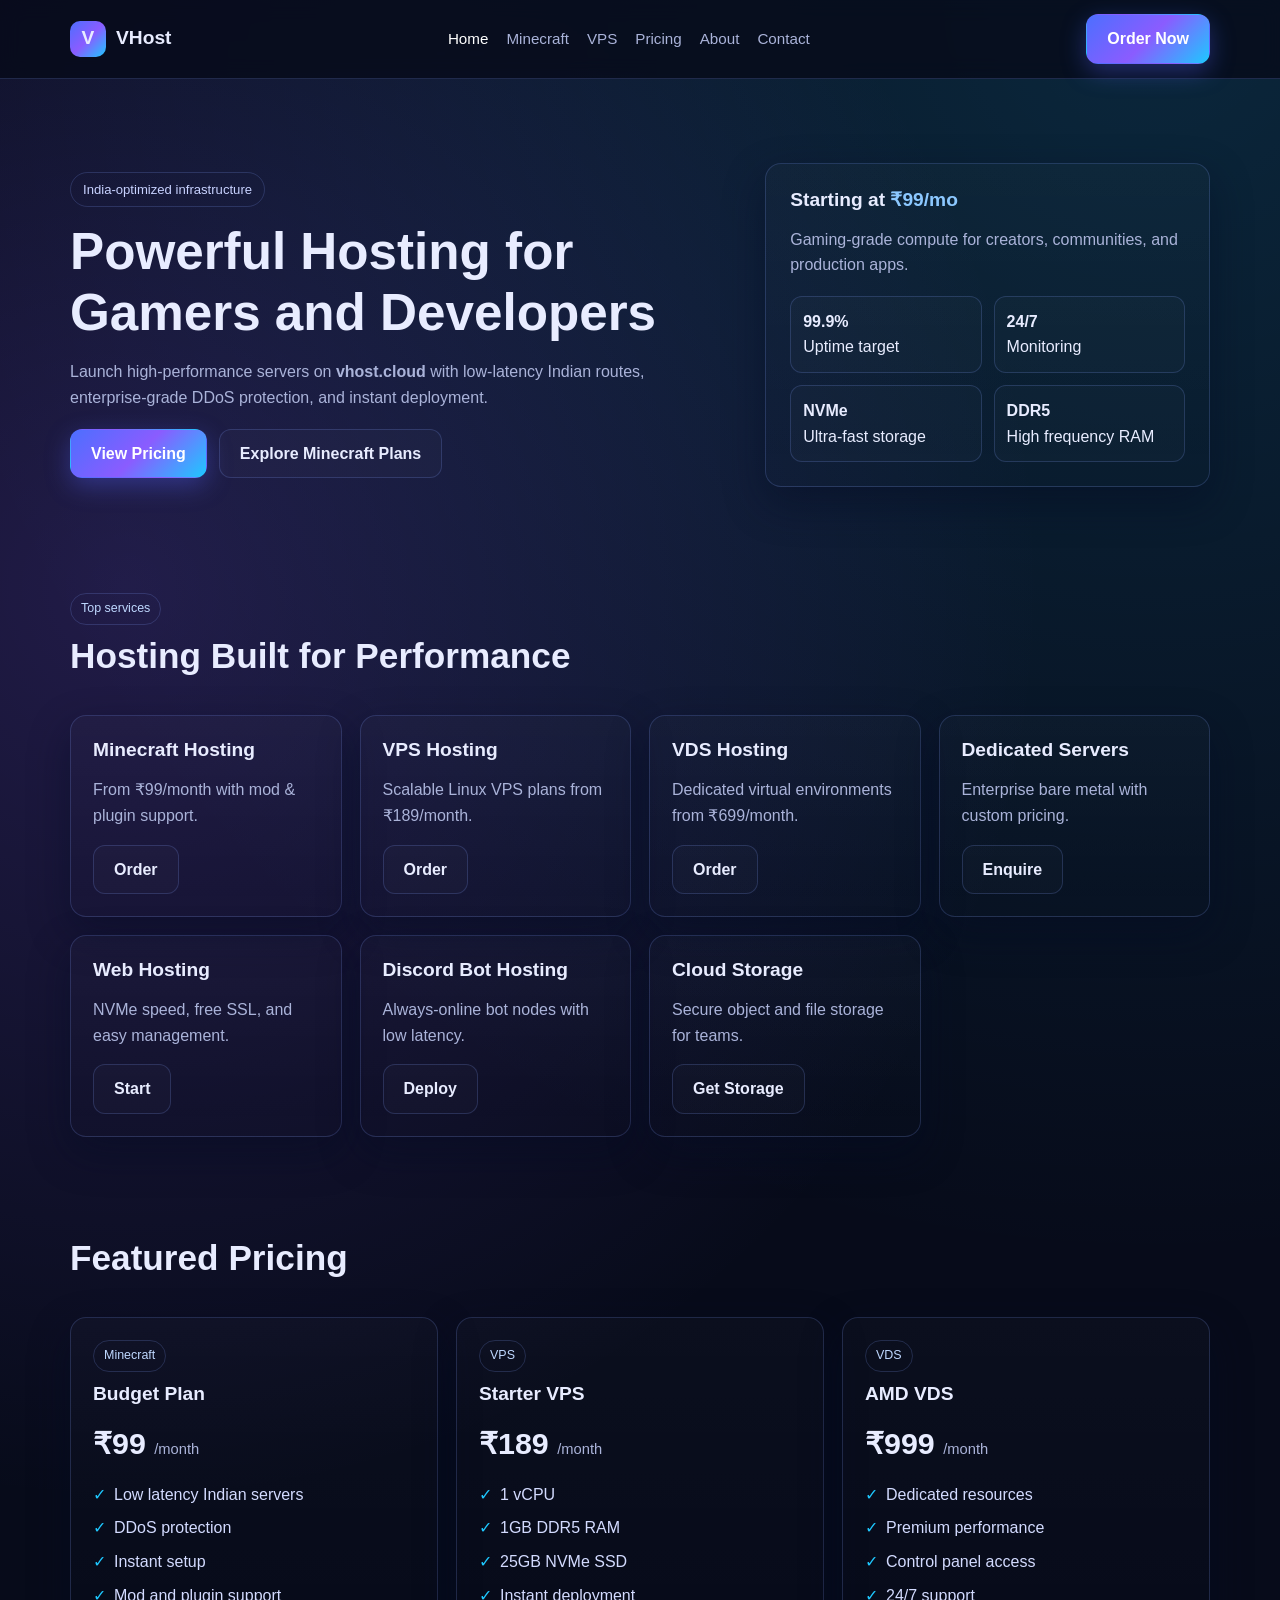
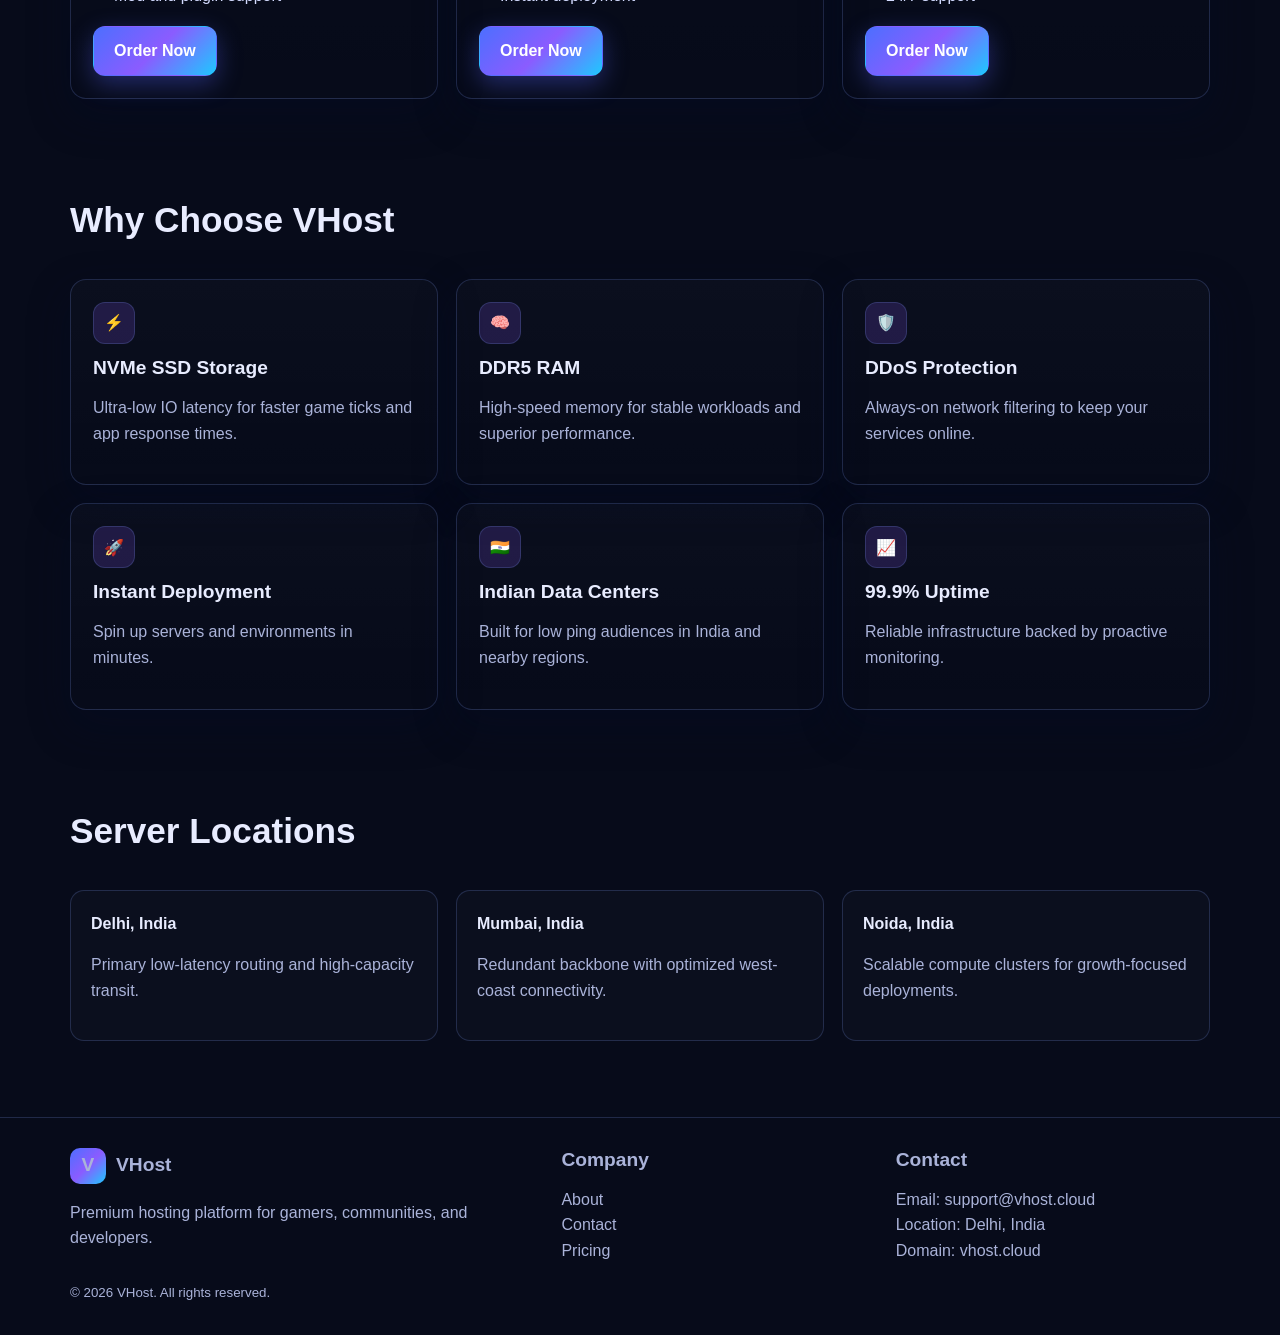
<file: index.html>
<!DOCTYPE html>
<html lang="en">
<head>
  <meta charset="UTF-8" />
  <meta name="viewport" content="width=device-width, initial-scale=1.0" />
  <title>VHost - Premium Game & Cloud Hosting</title>
  <meta name="description" content="VHost provides premium Minecraft, VPS, VDS, dedicated, and web hosting services across India with NVMe SSD and DDR5 RAM." />
  <link rel="stylesheet" href="styles.css" />
</head>
<body>
  <header>
    <div class="container nav">
      <a href="index.html" class="brand"><span class="brand-mark">V</span> VHost</a>
      <button class="mobile-toggle">Menu</button>
      <nav class="nav-links">
        <a class="active" href="index.html">Home</a>
        <a href="minecraft-hosting.html">Minecraft</a>
        <a href="vps-hosting.html">VPS</a>
        <a href="pricing.html">Pricing</a>
        <a href="about.html">About</a>
        <a href="contact.html">Contact</a>
      </nav>
      <a class="btn btn-primary" href="pricing.html">Order Now</a>
    </div>
  </header>

  <main>
    <section class="hero">
      <div class="container hero-grid">
        <div>
          <span class="badge">India-optimized infrastructure</span>
          <h1>Powerful Hosting for Gamers and Developers</h1>
          <p class="subtitle">Launch high-performance servers on <strong>vhost.cloud</strong> with low-latency Indian routes, enterprise-grade DDoS protection, and instant deployment.</p>
          <div style="display:flex; gap:12px; margin-top:18px; flex-wrap:wrap;">
            <a href="pricing.html" class="btn btn-primary">View Pricing</a>
            <a href="minecraft-hosting.html" class="btn btn-outline">Explore Minecraft Plans</a>
          </div>
        </div>
        <aside class="hero-card">
          <h3>Starting at <span style="color:#8cc8ff">₹99/mo</span></h3>
          <p class="subtitle">Gaming-grade compute for creators, communities, and production apps.</p>
          <div class="hero-stats">
            <div class="stat"><strong>99.9%</strong><br>Uptime target</div>
            <div class="stat"><strong>24/7</strong><br>Monitoring</div>
            <div class="stat"><strong>NVMe</strong><br>Ultra-fast storage</div>
            <div class="stat"><strong>DDR5</strong><br>High frequency RAM</div>
          </div>
        </aside>
      </div>
    </section>

    <section>
      <div class="container">
        <div class="section-header">
          <div>
            <span class="pill">Top services</span>
            <h2>Hosting Built for Performance</h2>
          </div>
        </div>
        <div class="grid grid-4">
          <article class="card"><h3>Minecraft Hosting</h3><p class="subtitle">From ₹99/month with mod & plugin support.</p><a class="btn btn-outline" href="minecraft-hosting.html">Order</a></article>
          <article class="card"><h3>VPS Hosting</h3><p class="subtitle">Scalable Linux VPS plans from ₹189/month.</p><a class="btn btn-outline" href="vps-hosting.html">Order</a></article>
          <article class="card"><h3>VDS Hosting</h3><p class="subtitle">Dedicated virtual environments from ₹699/month.</p><a class="btn btn-outline" href="vds-hosting.html">Order</a></article>
          <article class="card"><h3>Dedicated Servers</h3><p class="subtitle">Enterprise bare metal with custom pricing.</p><a class="btn btn-outline" href="dedicated-servers.html">Enquire</a></article>
          <article class="card"><h3>Web Hosting</h3><p class="subtitle">NVMe speed, free SSL, and easy management.</p><a class="btn btn-outline" href="web-hosting.html">Start</a></article>
          <article class="card"><h3>Discord Bot Hosting</h3><p class="subtitle">Always-online bot nodes with low latency.</p><a class="btn btn-outline" href="pricing.html">Deploy</a></article>
          <article class="card"><h3>Cloud Storage</h3><p class="subtitle">Secure object and file storage for teams.</p><a class="btn btn-outline" href="pricing.html">Get Storage</a></article>
        </div>
      </div>
    </section>

    <section>
      <div class="container">
        <div class="section-header"><h2>Featured Pricing</h2></div>
        <div class="grid grid-3">
          <article class="card">
            <span class="pill">Minecraft</span>
            <h3>Budget Plan</h3>
            <div class="price">₹99 <small>/month</small></div>
            <ul class="list">
              <li>Low latency Indian servers</li><li>DDoS protection</li><li>Instant setup</li><li>Mod and plugin support</li>
            </ul>
            <a class="btn btn-primary" href="minecraft-hosting.html">Order Now</a>
          </article>
          <article class="card">
            <span class="pill">VPS</span>
            <h3>Starter VPS</h3>
            <div class="price">₹189 <small>/month</small></div>
            <ul class="list">
              <li>1 vCPU</li><li>1GB DDR5 RAM</li><li>25GB NVMe SSD</li><li>Instant deployment</li>
            </ul>
            <a class="btn btn-primary" href="vps-hosting.html">Order Now</a>
          </article>
          <article class="card">
            <span class="pill">VDS</span>
            <h3>AMD VDS</h3>
            <div class="price">₹999 <small>/month</small></div>
            <ul class="list">
              <li>Dedicated resources</li><li>Premium performance</li><li>Control panel access</li><li>24/7 support</li>
            </ul>
            <a class="btn btn-primary" href="vds-hosting.html">Order Now</a>
          </article>
        </div>
      </div>
    </section>

    <section>
      <div class="container">
        <div class="section-header"><h2>Why Choose VHost</h2></div>
        <div class="grid grid-3">
          <article class="card"><div class="icon">⚡</div><h3>NVMe SSD Storage</h3><p class="subtitle">Ultra-low IO latency for faster game ticks and app response times.</p></article>
          <article class="card"><div class="icon">🧠</div><h3>DDR5 RAM</h3><p class="subtitle">High-speed memory for stable workloads and superior performance.</p></article>
          <article class="card"><div class="icon">🛡️</div><h3>DDoS Protection</h3><p class="subtitle">Always-on network filtering to keep your services online.</p></article>
          <article class="card"><div class="icon">🚀</div><h3>Instant Deployment</h3><p class="subtitle">Spin up servers and environments in minutes.</p></article>
          <article class="card"><div class="icon">🇮🇳</div><h3>Indian Data Centers</h3><p class="subtitle">Built for low ping audiences in India and nearby regions.</p></article>
          <article class="card"><div class="icon">📈</div><h3>99.9% Uptime</h3><p class="subtitle">Reliable infrastructure backed by proactive monitoring.</p></article>
        </div>
      </div>
    </section>

    <section>
      <div class="container">
        <div class="section-header"><h2>Server Locations</h2></div>
        <div class="grid grid-3">
          <article class="contact-box"><strong>Delhi, India</strong><p class="subtitle">Primary low-latency routing and high-capacity transit.</p></article>
          <article class="contact-box"><strong>Mumbai, India</strong><p class="subtitle">Redundant backbone with optimized west-coast connectivity.</p></article>
          <article class="contact-box"><strong>Noida, India</strong><p class="subtitle">Scalable compute clusters for growth-focused deployments.</p></article>
        </div>
      </div>
    </section>
  </main>

  <footer>
    <div class="container footer-grid">
      <div>
        <a href="index.html" class="brand"><span class="brand-mark">V</span> VHost</a>
        <p>Premium hosting platform for gamers, communities, and developers.</p>
      </div>
      <div>
        <h3>Company</h3>
        <p><a href="about.html">About</a><br><a href="contact.html">Contact</a><br><a href="pricing.html">Pricing</a></p>
      </div>
      <div>
        <h3>Contact</h3>
        <p>Email: <a href="mailto:support@vhost.cloud">support@vhost.cloud</a><br>Location: Delhi, India<br>Domain: <a href="https://vhost.cloud">vhost.cloud</a></p>
      </div>
    </div>
    <div class="container"><small>© <span id="year"></span> VHost. All rights reserved.</small></div>
  </footer>

  <script src="script.js"></script>
</body>
</html>
</file>
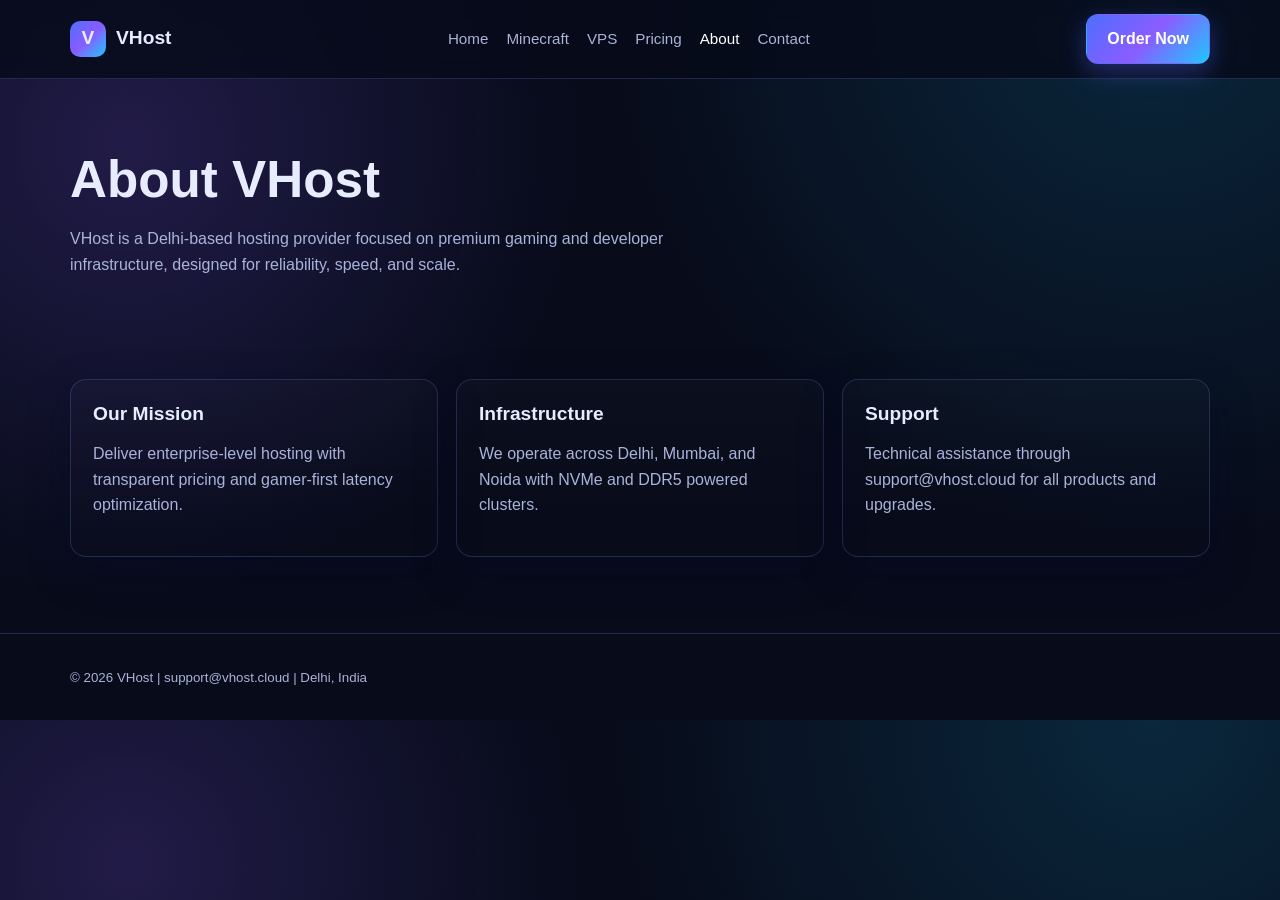
<file: about.html>
<!DOCTYPE html>
<html lang="en">
<head><meta charset="UTF-8" /><meta name="viewport" content="width=device-width, initial-scale=1.0" />
<title>About - VHost</title><link rel="stylesheet" href="styles.css" /></head>
<body>
<header><div class="container nav"><a href="index.html" class="brand"><span class="brand-mark">V</span> VHost</a><button class="mobile-toggle">Menu</button><nav class="nav-links"><a href="index.html">Home</a><a href="minecraft-hosting.html">Minecraft</a><a href="vps-hosting.html">VPS</a><a href="pricing.html">Pricing</a><a class="active" href="about.html">About</a><a href="contact.html">Contact</a></nav><a class="btn btn-primary" href="pricing.html">Order Now</a></div></header>
<main><section class="page-hero"><div class="container"><h1>About VHost</h1><p class="subtitle">VHost is a Delhi-based hosting provider focused on premium gaming and developer infrastructure, designed for reliability, speed, and scale.</p></div></section>
<section><div class="container"><div class="grid grid-3"><article class="card"><h3>Our Mission</h3><p class="subtitle">Deliver enterprise-level hosting with transparent pricing and gamer-first latency optimization.</p></article><article class="card"><h3>Infrastructure</h3><p class="subtitle">We operate across Delhi, Mumbai, and Noida with NVMe and DDR5 powered clusters.</p></article><article class="card"><h3>Support</h3><p class="subtitle">Technical assistance through support@vhost.cloud for all products and upgrades.</p></article></div></div></section></main>
<footer><div class="container"><small>© <span id="year"></span> VHost | support@vhost.cloud | Delhi, India</small></div></footer><script src="script.js"></script>
</body></html>
</file>
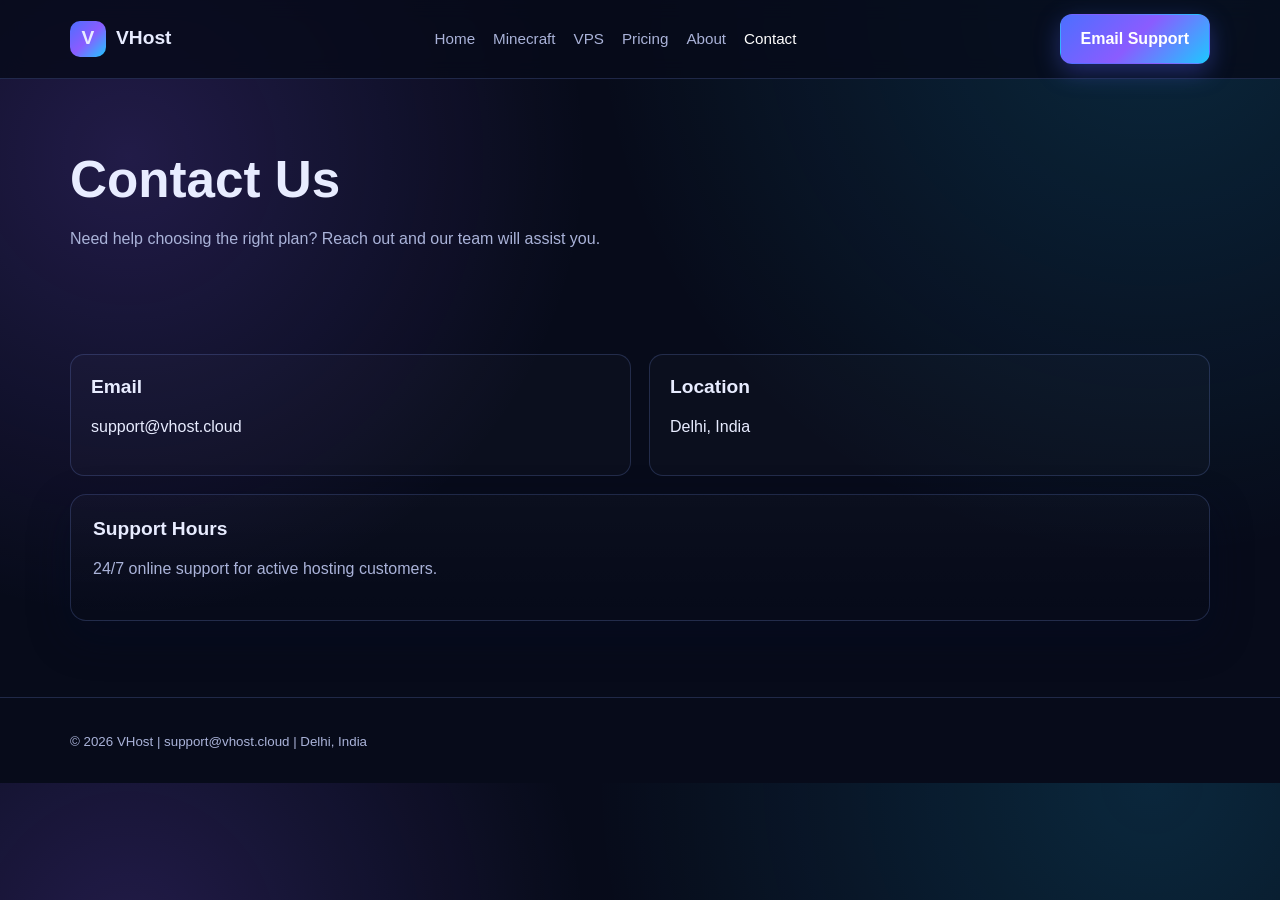
<file: contact.html>
<!DOCTYPE html>
<html lang="en">
<head><meta charset="UTF-8" /><meta name="viewport" content="width=device-width, initial-scale=1.0" />
<title>Contact - VHost</title><link rel="stylesheet" href="styles.css" /></head>
<body>
<header><div class="container nav"><a href="index.html" class="brand"><span class="brand-mark">V</span> VHost</a><button class="mobile-toggle">Menu</button><nav class="nav-links"><a href="index.html">Home</a><a href="minecraft-hosting.html">Minecraft</a><a href="vps-hosting.html">VPS</a><a href="pricing.html">Pricing</a><a href="about.html">About</a><a class="active" href="contact.html">Contact</a></nav><a class="btn btn-primary" href="mailto:support@vhost.cloud">Email Support</a></div></header>
<main><section class="page-hero"><div class="container"><h1>Contact Us</h1><p class="subtitle">Need help choosing the right plan? Reach out and our team will assist you.</p></div></section>
<section><div class="container"><div class="grid grid-2"><article class="contact-box"><h3>Email</h3><p><a href="mailto:support@vhost.cloud">support@vhost.cloud</a></p></article><article class="contact-box"><h3>Location</h3><p>Delhi, India</p></article></div><div class="card" style="margin-top:18px;"><h3>Support Hours</h3><p class="subtitle">24/7 online support for active hosting customers.</p></div></div></section></main>
<footer><div class="container"><small>© <span id="year"></span> VHost | support@vhost.cloud | Delhi, India</small></div></footer><script src="script.js"></script>
</body></html>
</file>
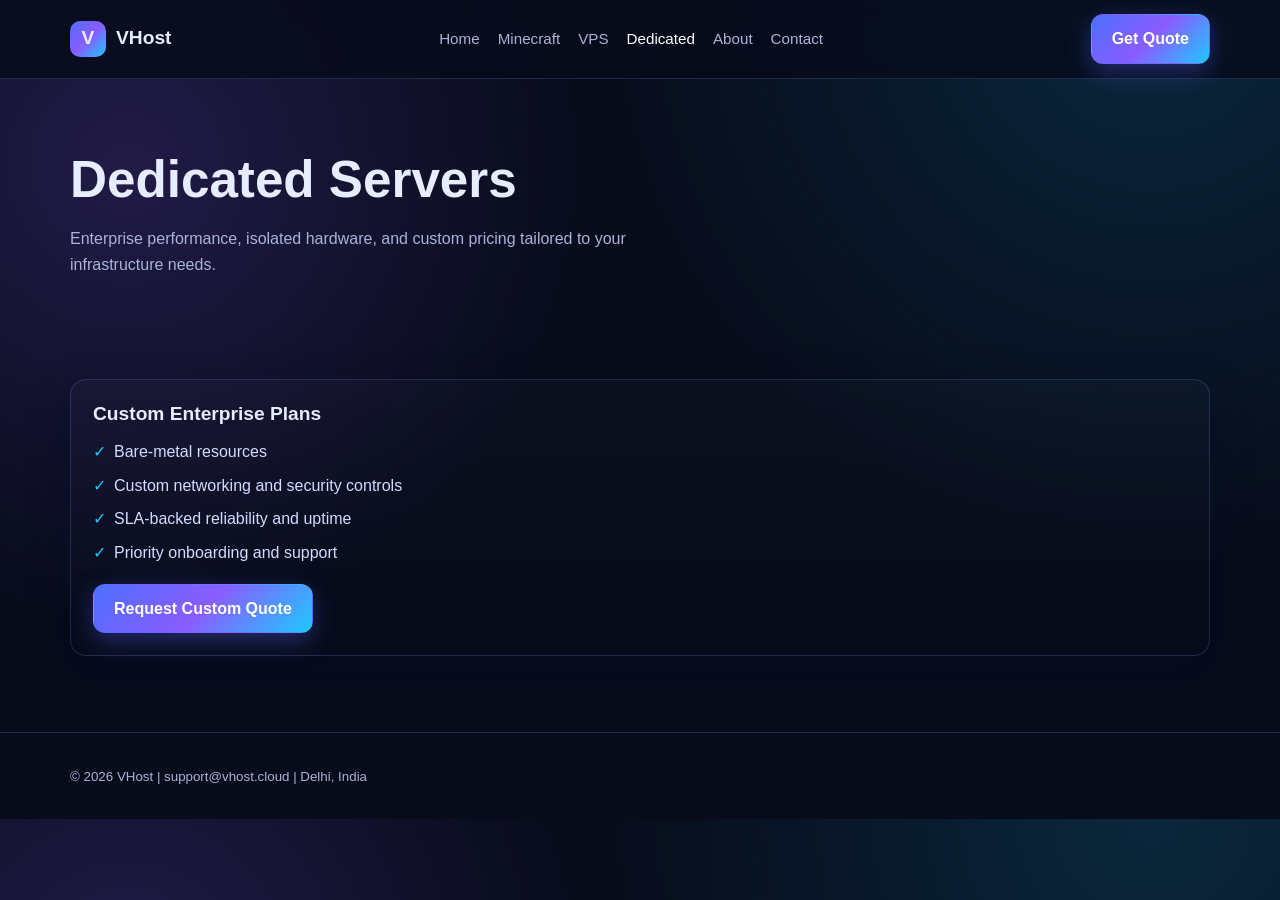
<file: dedicated-servers.html>
<!DOCTYPE html>
<html lang="en">
<head><meta charset="UTF-8" /><meta name="viewport" content="width=device-width, initial-scale=1.0" />
<title>Dedicated Servers - VHost</title><link rel="stylesheet" href="styles.css" /></head>
<body>
<header><div class="container nav"><a href="index.html" class="brand"><span class="brand-mark">V</span> VHost</a><button class="mobile-toggle">Menu</button><nav class="nav-links"><a href="index.html">Home</a><a href="minecraft-hosting.html">Minecraft</a><a href="vps-hosting.html">VPS</a><a class="active" href="dedicated-servers.html">Dedicated</a><a href="about.html">About</a><a href="contact.html">Contact</a></nav><a class="btn btn-primary" href="contact.html">Get Quote</a></div></header>
<main><section class="page-hero"><div class="container"><h1>Dedicated Servers</h1><p class="subtitle">Enterprise performance, isolated hardware, and custom pricing tailored to your infrastructure needs.</p></div></section>
<section><div class="container"><div class="card"><h3>Custom Enterprise Plans</h3><ul class="list"><li>Bare-metal resources</li><li>Custom networking and security controls</li><li>SLA-backed reliability and uptime</li><li>Priority onboarding and support</li></ul><a class="btn btn-primary" href="contact.html">Request Custom Quote</a></div></div></section></main>
<footer><div class="container"><small>© <span id="year"></span> VHost | support@vhost.cloud | Delhi, India</small></div></footer><script src="script.js"></script>
</body></html>
</file>
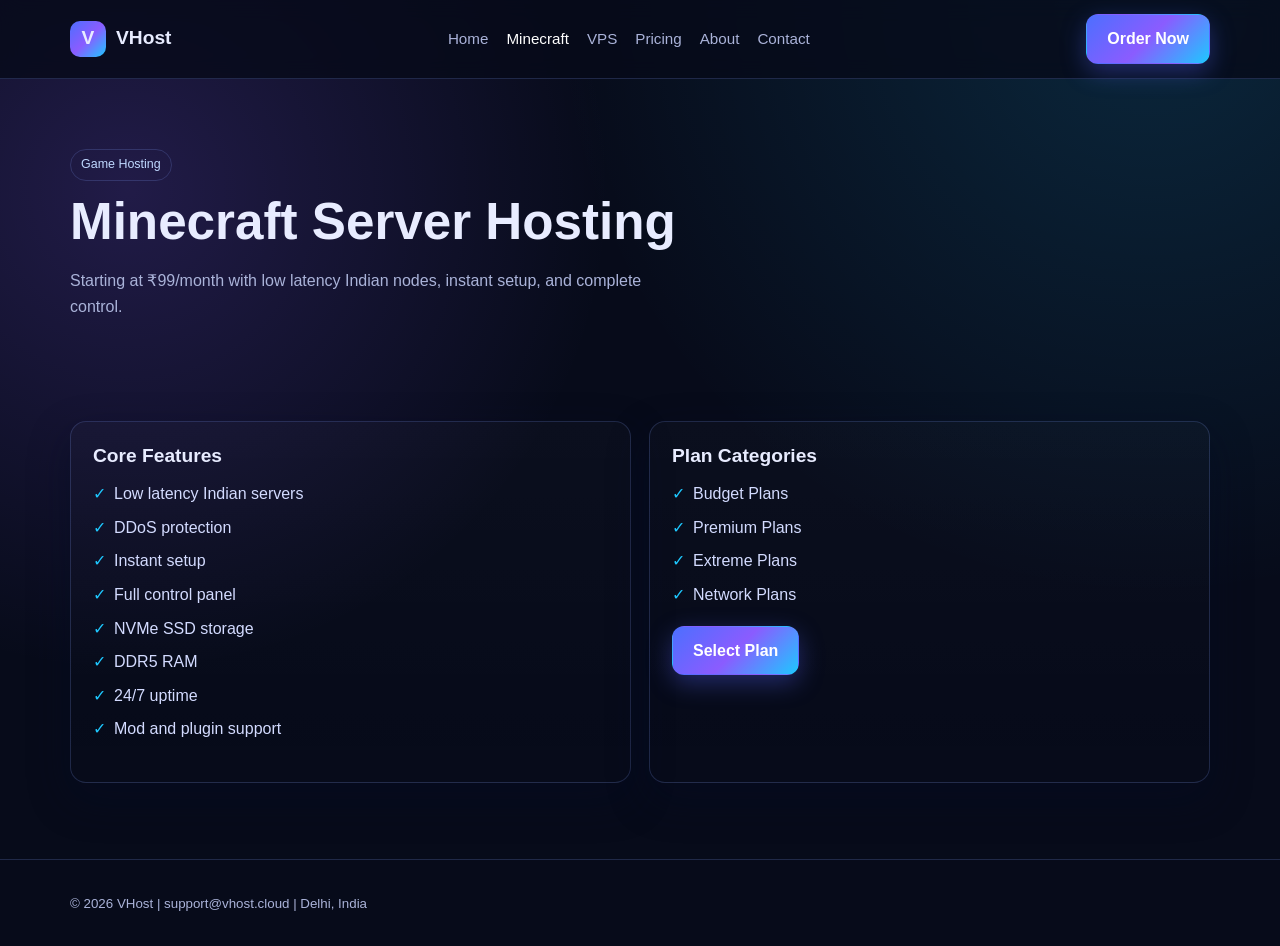
<file: minecraft-hosting.html>
<!DOCTYPE html>
<html lang="en">
<head><meta charset="UTF-8" /><meta name="viewport" content="width=device-width, initial-scale=1.0" />
<title>Minecraft Hosting - VHost</title><link rel="stylesheet" href="styles.css" /></head>
<body>
<header><div class="container nav"><a href="index.html" class="brand"><span class="brand-mark">V</span> VHost</a><button class="mobile-toggle">Menu</button><nav class="nav-links"><a href="index.html">Home</a><a class="active" href="minecraft-hosting.html">Minecraft</a><a href="vps-hosting.html">VPS</a><a href="pricing.html">Pricing</a><a href="about.html">About</a><a href="contact.html">Contact</a></nav><a class="btn btn-primary" href="pricing.html">Order Now</a></div></header>
<main>
<section class="page-hero"><div class="container"><span class="pill">Game Hosting</span><h1>Minecraft Server Hosting</h1><p class="subtitle">Starting at ₹99/month with low latency Indian nodes, instant setup, and complete control.</p></div></section>
<section><div class="container"><div class="grid grid-2"><article class="card"><h3>Core Features</h3><ul class="list"><li>Low latency Indian servers</li><li>DDoS protection</li><li>Instant setup</li><li>Full control panel</li><li>NVMe SSD storage</li><li>DDR5 RAM</li><li>24/7 uptime</li><li>Mod and plugin support</li></ul></article><article class="card"><h3>Plan Categories</h3><ul class="list"><li>Budget Plans</li><li>Premium Plans</li><li>Extreme Plans</li><li>Network Plans</li></ul><a class="btn btn-primary" href="pricing.html">Select Plan</a></article></div></div></section>
</main>
<footer><div class="container"><small>© <span id="year"></span> VHost | support@vhost.cloud | Delhi, India</small></div></footer><script src="script.js"></script>
</body></html>
</file>
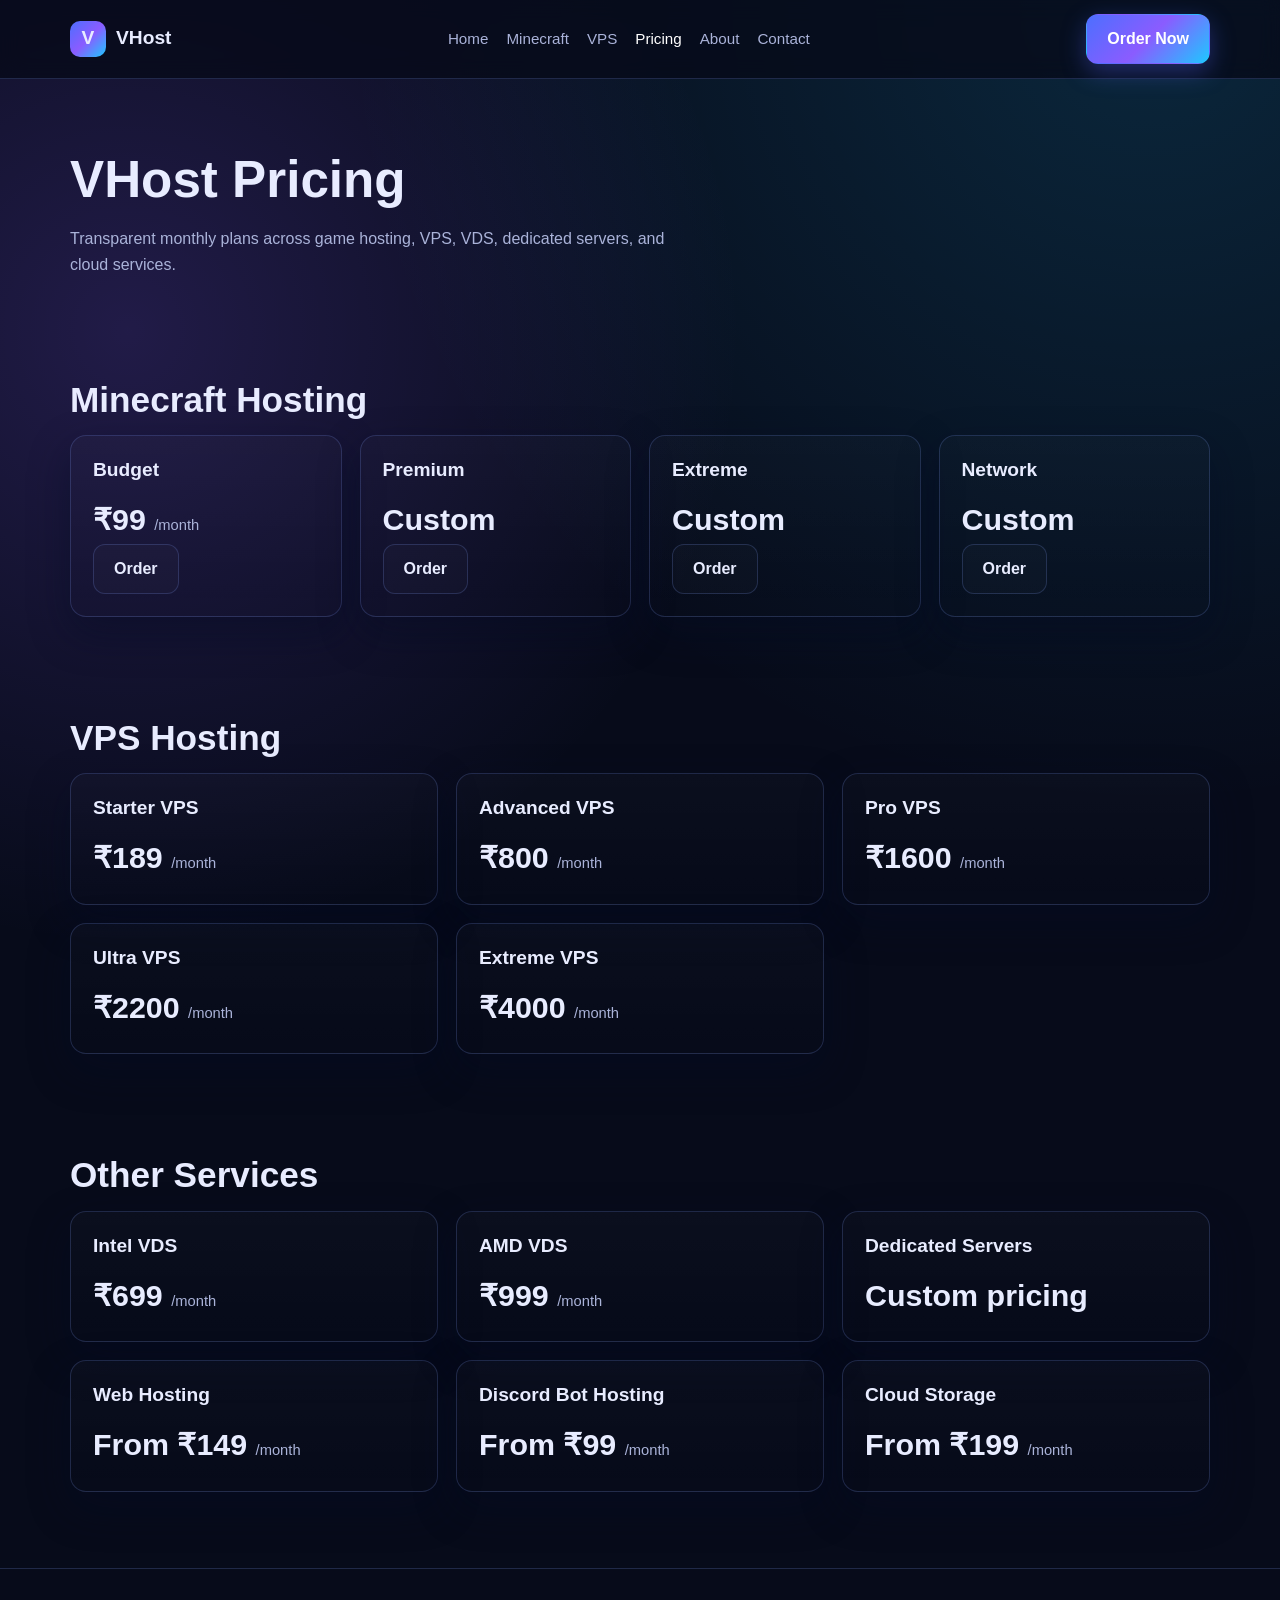
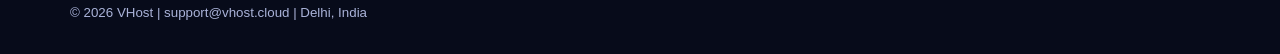
<file: pricing.html>
<!DOCTYPE html>
<html lang="en">
<head><meta charset="UTF-8" /><meta name="viewport" content="width=device-width, initial-scale=1.0" />
<title>Pricing - VHost</title><link rel="stylesheet" href="styles.css" /></head>
<body>
<header><div class="container nav"><a href="index.html" class="brand"><span class="brand-mark">V</span> VHost</a><button class="mobile-toggle">Menu</button><nav class="nav-links"><a href="index.html">Home</a><a href="minecraft-hosting.html">Minecraft</a><a href="vps-hosting.html">VPS</a><a class="active" href="pricing.html">Pricing</a><a href="about.html">About</a><a href="contact.html">Contact</a></nav><a class="btn btn-primary" href="contact.html">Order Now</a></div></header>
<main>
<section class="page-hero"><div class="container"><h1>VHost Pricing</h1><p class="subtitle">Transparent monthly plans across game hosting, VPS, VDS, dedicated servers, and cloud services.</p></div></section>
<section><div class="container"><h2>Minecraft Hosting</h2><div class="grid grid-4"><article class="card"><h3>Budget</h3><div class="price">₹99 <small>/month</small></div><a class="btn btn-outline" href="contact.html">Order</a></article><article class="card"><h3>Premium</h3><div class="price">Custom</div><a class="btn btn-outline" href="contact.html">Order</a></article><article class="card"><h3>Extreme</h3><div class="price">Custom</div><a class="btn btn-outline" href="contact.html">Order</a></article><article class="card"><h3>Network</h3><div class="price">Custom</div><a class="btn btn-outline" href="contact.html">Order</a></article></div></div></section>
<section><div class="container"><h2>VPS Hosting</h2><div class="grid grid-3"><article class="card"><h3>Starter VPS</h3><div class="price">₹189 <small>/month</small></div></article><article class="card"><h3>Advanced VPS</h3><div class="price">₹800 <small>/month</small></div></article><article class="card"><h3>Pro VPS</h3><div class="price">₹1600 <small>/month</small></div></article><article class="card"><h3>Ultra VPS</h3><div class="price">₹2200 <small>/month</small></div></article><article class="card"><h3>Extreme VPS</h3><div class="price">₹4000 <small>/month</small></div></article></div></div></section>
<section><div class="container"><h2>Other Services</h2><div class="grid grid-3"><article class="card"><h3>Intel VDS</h3><div class="price">₹699 <small>/month</small></div></article><article class="card"><h3>AMD VDS</h3><div class="price">₹999 <small>/month</small></div></article><article class="card"><h3>Dedicated Servers</h3><div class="price">Custom pricing</div></article><article class="card"><h3>Web Hosting</h3><div class="price">From ₹149 <small>/month</small></div></article><article class="card"><h3>Discord Bot Hosting</h3><div class="price">From ₹99 <small>/month</small></div></article><article class="card"><h3>Cloud Storage</h3><div class="price">From ₹199 <small>/month</small></div></article></div></div></section>
</main>
<footer><div class="container"><small>© <span id="year"></span> VHost | support@vhost.cloud | Delhi, India</small></div></footer><script src="script.js"></script>
</body></html>
</file>
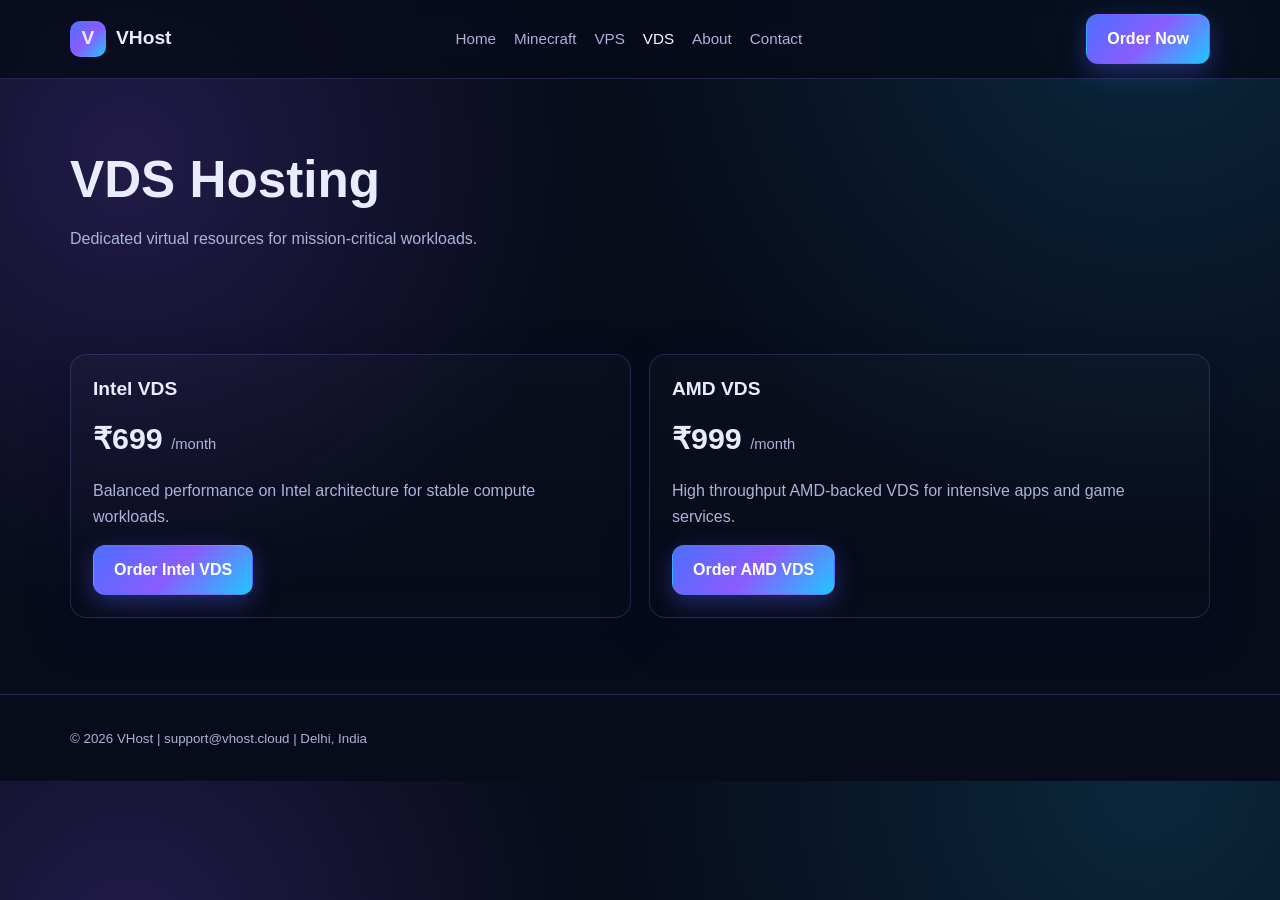
<file: vds-hosting.html>
<!DOCTYPE html>
<html lang="en">
<head><meta charset="UTF-8" /><meta name="viewport" content="width=device-width, initial-scale=1.0" />
<title>VDS Hosting - VHost</title><link rel="stylesheet" href="styles.css" /></head>
<body>
<header><div class="container nav"><a href="index.html" class="brand"><span class="brand-mark">V</span> VHost</a><button class="mobile-toggle">Menu</button><nav class="nav-links"><a href="index.html">Home</a><a href="minecraft-hosting.html">Minecraft</a><a href="vps-hosting.html">VPS</a><a class="active" href="vds-hosting.html">VDS</a><a href="about.html">About</a><a href="contact.html">Contact</a></nav><a class="btn btn-primary" href="pricing.html">Order Now</a></div></header>
<main><section class="page-hero"><div class="container"><h1>VDS Hosting</h1><p class="subtitle">Dedicated virtual resources for mission-critical workloads.</p></div></section>
<section><div class="container"><div class="grid grid-2"><article class="card"><h3>Intel VDS</h3><div class="price">₹699 <small>/month</small></div><p class="subtitle">Balanced performance on Intel architecture for stable compute workloads.</p><a class="btn btn-primary" href="contact.html">Order Intel VDS</a></article><article class="card"><h3>AMD VDS</h3><div class="price">₹999 <small>/month</small></div><p class="subtitle">High throughput AMD-backed VDS for intensive apps and game services.</p><a class="btn btn-primary" href="contact.html">Order AMD VDS</a></article></div></div></section></main>
<footer><div class="container"><small>© <span id="year"></span> VHost | support@vhost.cloud | Delhi, India</small></div></footer><script src="script.js"></script>
</body></html>
</file>
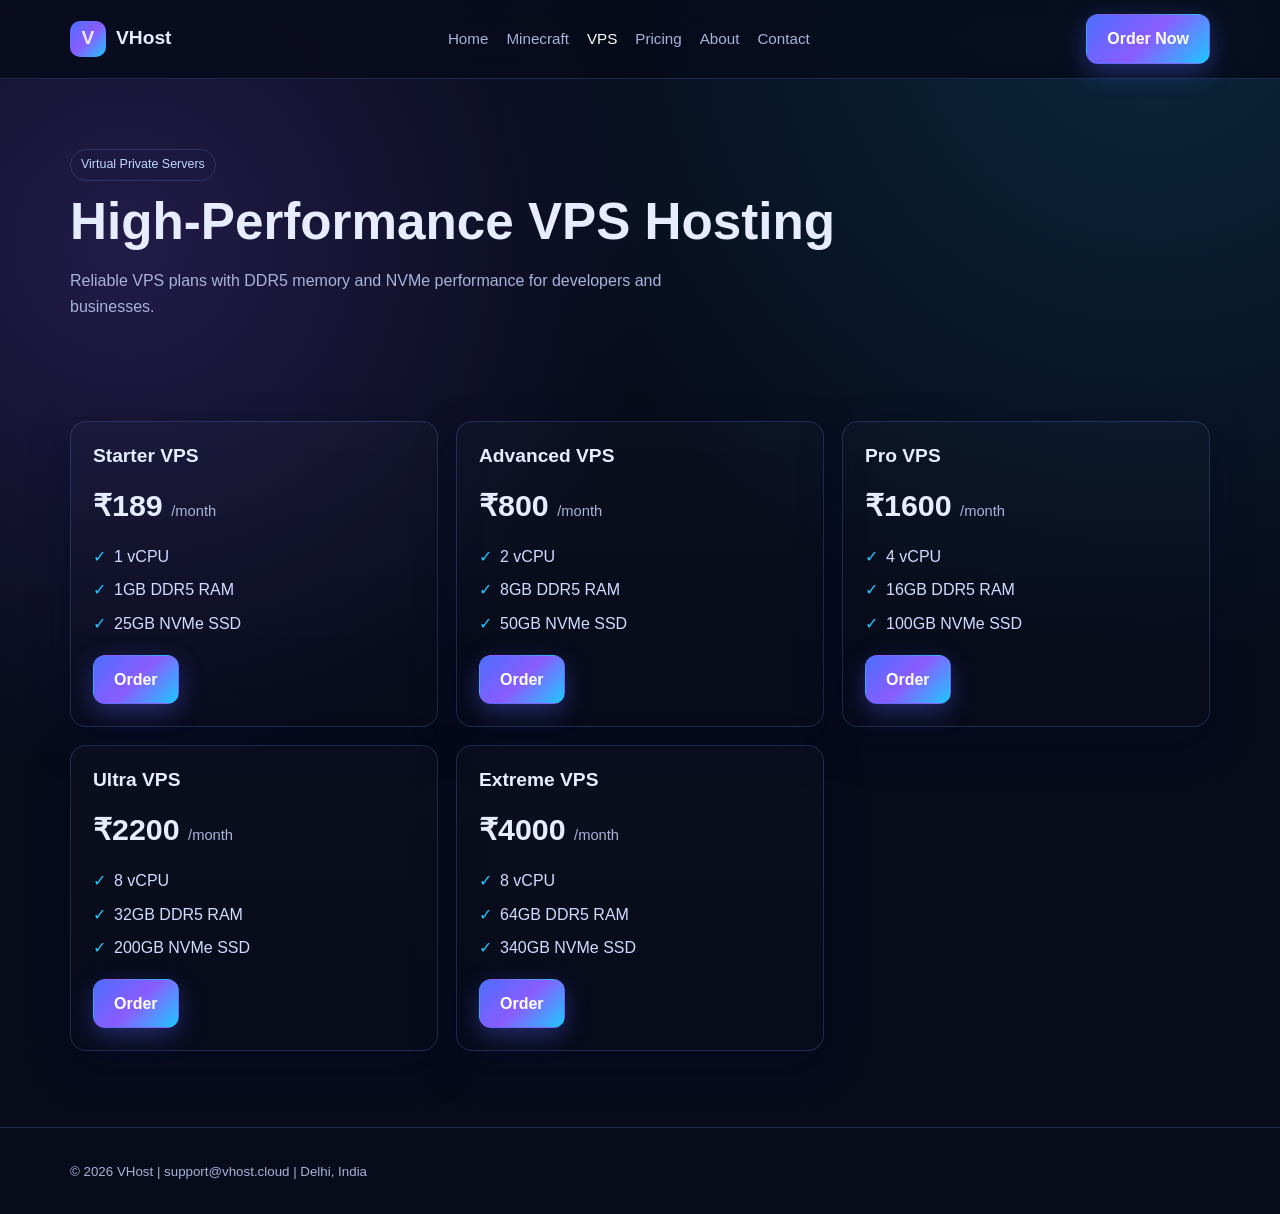
<file: vps-hosting.html>
<!DOCTYPE html>
<html lang="en">
<head><meta charset="UTF-8" /><meta name="viewport" content="width=device-width, initial-scale=1.0" />
<title>VPS Hosting - VHost</title><link rel="stylesheet" href="styles.css" /></head>
<body>
<header><div class="container nav"><a href="index.html" class="brand"><span class="brand-mark">V</span> VHost</a><button class="mobile-toggle">Menu</button><nav class="nav-links"><a href="index.html">Home</a><a href="minecraft-hosting.html">Minecraft</a><a class="active" href="vps-hosting.html">VPS</a><a href="pricing.html">Pricing</a><a href="about.html">About</a><a href="contact.html">Contact</a></nav><a class="btn btn-primary" href="pricing.html">Order Now</a></div></header>
<main>
<section class="page-hero"><div class="container"><span class="pill">Virtual Private Servers</span><h1>High-Performance VPS Hosting</h1><p class="subtitle">Reliable VPS plans with DDR5 memory and NVMe performance for developers and businesses.</p></div></section>
<section><div class="container"><div class="grid grid-3">
<article class="card"><h3>Starter VPS</h3><div class="price">₹189 <small>/month</small></div><ul class="list"><li>1 vCPU</li><li>1GB DDR5 RAM</li><li>25GB NVMe SSD</li></ul><a class="btn btn-primary" href="contact.html">Order</a></article>
<article class="card"><h3>Advanced VPS</h3><div class="price">₹800 <small>/month</small></div><ul class="list"><li>2 vCPU</li><li>8GB DDR5 RAM</li><li>50GB NVMe SSD</li></ul><a class="btn btn-primary" href="contact.html">Order</a></article>
<article class="card"><h3>Pro VPS</h3><div class="price">₹1600 <small>/month</small></div><ul class="list"><li>4 vCPU</li><li>16GB DDR5 RAM</li><li>100GB NVMe SSD</li></ul><a class="btn btn-primary" href="contact.html">Order</a></article>
<article class="card"><h3>Ultra VPS</h3><div class="price">₹2200 <small>/month</small></div><ul class="list"><li>8 vCPU</li><li>32GB DDR5 RAM</li><li>200GB NVMe SSD</li></ul><a class="btn btn-primary" href="contact.html">Order</a></article>
<article class="card"><h3>Extreme VPS</h3><div class="price">₹4000 <small>/month</small></div><ul class="list"><li>8 vCPU</li><li>64GB DDR5 RAM</li><li>340GB NVMe SSD</li></ul><a class="btn btn-primary" href="contact.html">Order</a></article>
</div></div></section>
</main>
<footer><div class="container"><small>© <span id="year"></span> VHost | support@vhost.cloud | Delhi, India</small></div></footer><script src="script.js"></script>
</body></html>
</file>
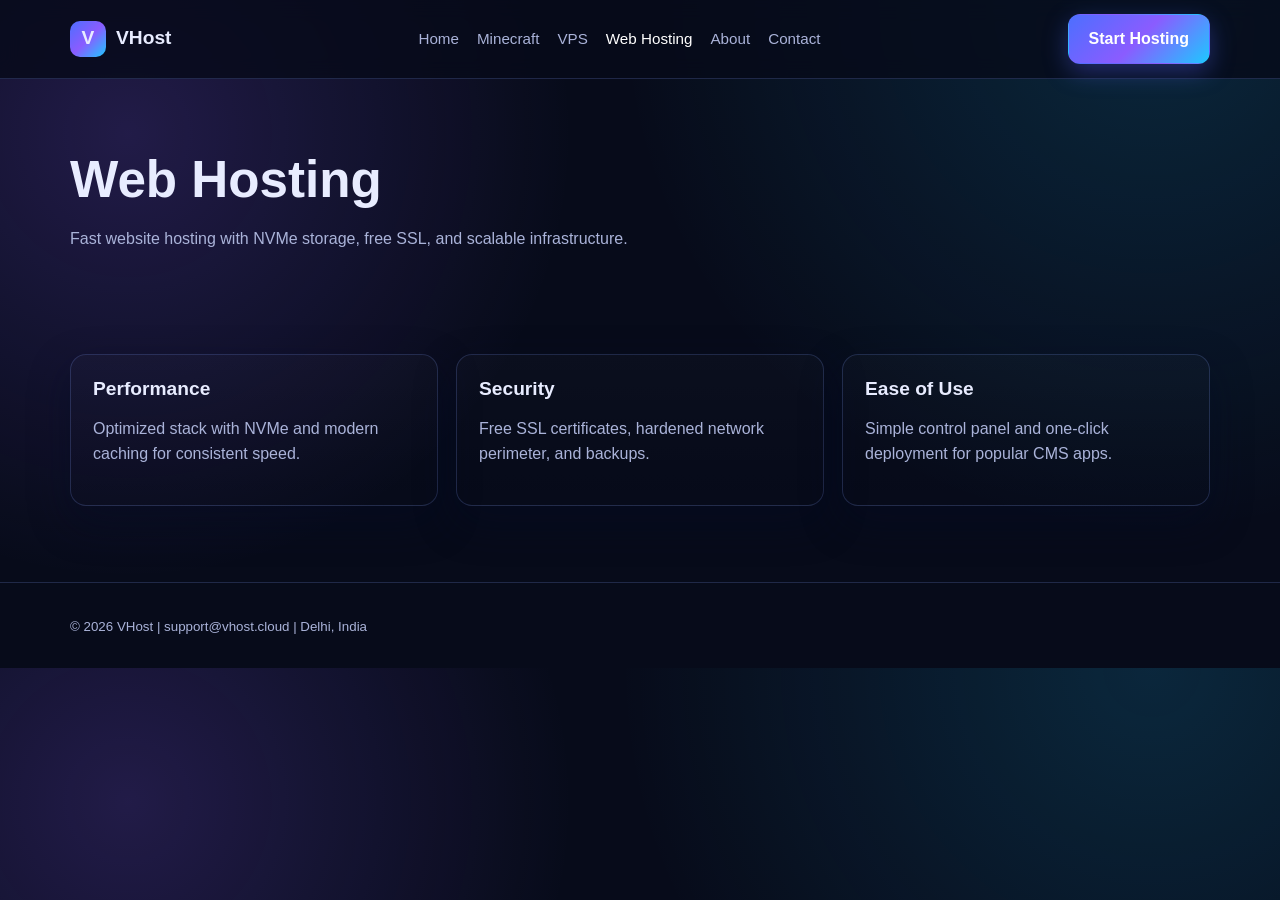
<file: web-hosting.html>
<!DOCTYPE html>
<html lang="en">
<head><meta charset="UTF-8" /><meta name="viewport" content="width=device-width, initial-scale=1.0" />
<title>Web Hosting - VHost</title><link rel="stylesheet" href="styles.css" /></head>
<body>
<header><div class="container nav"><a href="index.html" class="brand"><span class="brand-mark">V</span> VHost</a><button class="mobile-toggle">Menu</button><nav class="nav-links"><a href="index.html">Home</a><a href="minecraft-hosting.html">Minecraft</a><a href="vps-hosting.html">VPS</a><a class="active" href="web-hosting.html">Web Hosting</a><a href="about.html">About</a><a href="contact.html">Contact</a></nav><a class="btn btn-primary" href="pricing.html">Start Hosting</a></div></header>
<main><section class="page-hero"><div class="container"><h1>Web Hosting</h1><p class="subtitle">Fast website hosting with NVMe storage, free SSL, and scalable infrastructure.</p></div></section>
<section><div class="container"><div class="grid grid-3"><article class="card"><h3>Performance</h3><p class="subtitle">Optimized stack with NVMe and modern caching for consistent speed.</p></article><article class="card"><h3>Security</h3><p class="subtitle">Free SSL certificates, hardened network perimeter, and backups.</p></article><article class="card"><h3>Ease of Use</h3><p class="subtitle">Simple control panel and one-click deployment for popular CMS apps.</p></article></div></div></section></main>
<footer><div class="container"><small>© <span id="year"></span> VHost | support@vhost.cloud | Delhi, India</small></div></footer><script src="script.js"></script>
</body></html>
</file>
<file: styles.css>
:root {
  --bg: #070b1a;
  --bg-soft: #0d1330;
  --card: #10193f;
  --card-alt: #141f4f;
  --text: #e8ecff;
  --muted: #aab3d9;
  --primary: #4c6fff;
  --secondary: #8a5cff;
  --accent: #1ec8ff;
  --border: rgba(130, 160, 255, 0.2);
  --gradient: linear-gradient(135deg, #4c6fff 0%, #8a5cff 50%, #1ec8ff 100%);
  --radius: 16px;
  --shadow: 0 16px 40px rgba(5, 10, 35, 0.45);
}

* { box-sizing: border-box; }
body {
  margin: 0;
  font-family: "Inter", "Segoe UI", Roboto, sans-serif;
  color: var(--text);
  background:
    radial-gradient(circle at 10% 20%, rgba(138, 92, 255, 0.2), transparent 35%),
    radial-gradient(circle at 90% 0%, rgba(30, 200, 255, 0.15), transparent 40%),
    var(--bg);
  line-height: 1.6;
}

a { color: inherit; text-decoration: none; }
img { max-width: 100%; }

.container {
  width: min(1140px, 92%);
  margin: 0 auto;
}

header {
  position: sticky;
  top: 0;
  z-index: 1000;
  backdrop-filter: blur(10px);
  background: rgba(7, 11, 26, 0.8);
  border-bottom: 1px solid var(--border);
}

.nav {
  display: flex;
  align-items: center;
  justify-content: space-between;
  padding: 14px 0;
}

.brand {
  display: flex;
  align-items: center;
  gap: 10px;
  font-weight: 700;
  font-size: 1.2rem;
}

.brand-mark {
  width: 36px;
  height: 36px;
  border-radius: 10px;
  background: var(--gradient);
  display: grid;
  place-items: center;
  font-weight: 800;
}

.nav-links {
  display: flex;
  gap: 18px;
  align-items: center;
}

.nav-links a {
  color: var(--muted);
  font-size: 0.95rem;
  transition: color .2s ease;
}

.nav-links a:hover, .nav-links a.active { color: #fff; }

.btn {
  display: inline-flex;
  align-items: center;
  justify-content: center;
  gap: 8px;
  padding: 11px 20px;
  border-radius: 12px;
  font-weight: 600;
  border: 1px solid transparent;
  cursor: pointer;
  transition: transform .2s ease, box-shadow .2s ease;
}

.btn:hover { transform: translateY(-1px); }

.btn-primary {
  background: var(--gradient);
  color: #fff;
  box-shadow: 0 8px 24px rgba(86, 101, 255, 0.35);
}

.btn-outline {
  border-color: var(--border);
  color: var(--text);
  background: rgba(255,255,255,0.02);
}

.hero {
  padding: 84px 0 56px;
}

.hero-grid {
  display: grid;
  grid-template-columns: 1.2fr .8fr;
  gap: 28px;
  align-items: center;
}

h1, h2, h3 {
  line-height: 1.2;
  margin: 0 0 14px;
}

h1 { font-size: clamp(2rem, 4vw, 3.2rem); }
h2 { font-size: clamp(1.6rem, 3vw, 2.2rem); }
h3 { font-size: 1.2rem; }

.subtitle {
  color: var(--muted);
  max-width: 600px;
}

.badge {
  display: inline-flex;
  padding: 6px 12px;
  border-radius: 999px;
  border: 1px solid var(--border);
  color: #c8d2ff;
  font-size: .82rem;
  margin-bottom: 14px;
}

.hero-card,
.card {
  background: linear-gradient(180deg, rgba(255,255,255,.02), rgba(255,255,255,.00));
  border: 1px solid var(--border);
  border-radius: var(--radius);
  box-shadow: var(--shadow);
}

.hero-card { padding: 24px; }
.hero-stats {
  display: grid;
  grid-template-columns: repeat(2, 1fr);
  gap: 12px;
  margin-top: 18px;
}

.stat {
  background: rgba(255,255,255,0.02);
  border: 1px solid var(--border);
  border-radius: 12px;
  padding: 12px;
}

section { padding: 50px 0; }

.section-header {
  display: flex;
  justify-content: space-between;
  align-items: end;
  gap: 20px;
  margin-bottom: 24px;
}

.grid {
  display: grid;
  gap: 18px;
}

.grid-3 { grid-template-columns: repeat(3, 1fr); }
.grid-4 { grid-template-columns: repeat(4, 1fr); }
.grid-2 { grid-template-columns: repeat(2, 1fr); }

.card { padding: 22px; }

.icon {
  width: 42px;
  height: 42px;
  border-radius: 12px;
  background: rgba(138, 92, 255, 0.18);
  border: 1px solid var(--border);
  display: grid;
  place-items: center;
  margin-bottom: 12px;
}

.price {
  font-size: 1.9rem;
  font-weight: 700;
}

.price small {
  font-size: .92rem;
  font-weight: 400;
  color: var(--muted);
}

.list {
  list-style: none;
  padding: 0;
  margin: 14px 0 18px;
}

.list li {
  color: #d3dbff;
  margin: 8px 0;
}

.list li::before {
  content: "✓";
  color: var(--accent);
  margin-right: 8px;
}

.pill {
  display: inline-block;
  font-size: .78rem;
  color: #bfd8ff;
  border: 1px solid var(--border);
  padding: 5px 10px;
  border-radius: 999px;
  margin-bottom: 10px;
}

footer {
  border-top: 1px solid var(--border);
  margin-top: 26px;
  padding: 30px 0;
  color: var(--muted);
}

.footer-grid {
  display: grid;
  grid-template-columns: 1.2fr .8fr .8fr;
  gap: 20px;
}

.mobile-toggle {
  display: none;
  border: 1px solid var(--border);
  background: transparent;
  color: #fff;
  border-radius: 8px;
  padding: 8px 10px;
}

.page-hero {
  padding: 70px 0 36px;
}

.contact-box {
  padding: 20px;
  border-radius: 14px;
  border: 1px solid var(--border);
  background: rgba(255,255,255,.02);
}

@media (max-width: 980px) {
  .hero-grid,
  .grid-4,
  .grid-3,
  .grid-2,
  .footer-grid {
    grid-template-columns: 1fr 1fr;
  }

  .hero-grid { grid-template-columns: 1fr; }
}

@media (max-width: 720px) {
  .nav-links {
    position: absolute;
    top: 63px;
    left: 0;
    right: 0;
    flex-direction: column;
    align-items: flex-start;
    background: rgba(7,11,26,.97);
    border-bottom: 1px solid var(--border);
    padding: 14px 4%;
    display: none;
  }

  .nav-links.show { display: flex; }
  .mobile-toggle { display: inline-flex; }
  .nav .btn-primary { display: none; }

  .grid-4,
  .grid-3,
  .grid-2,
  .footer-grid,
  .hero-stats {
    grid-template-columns: 1fr;
  }

  section { padding: 38px 0; }
}
</file>
